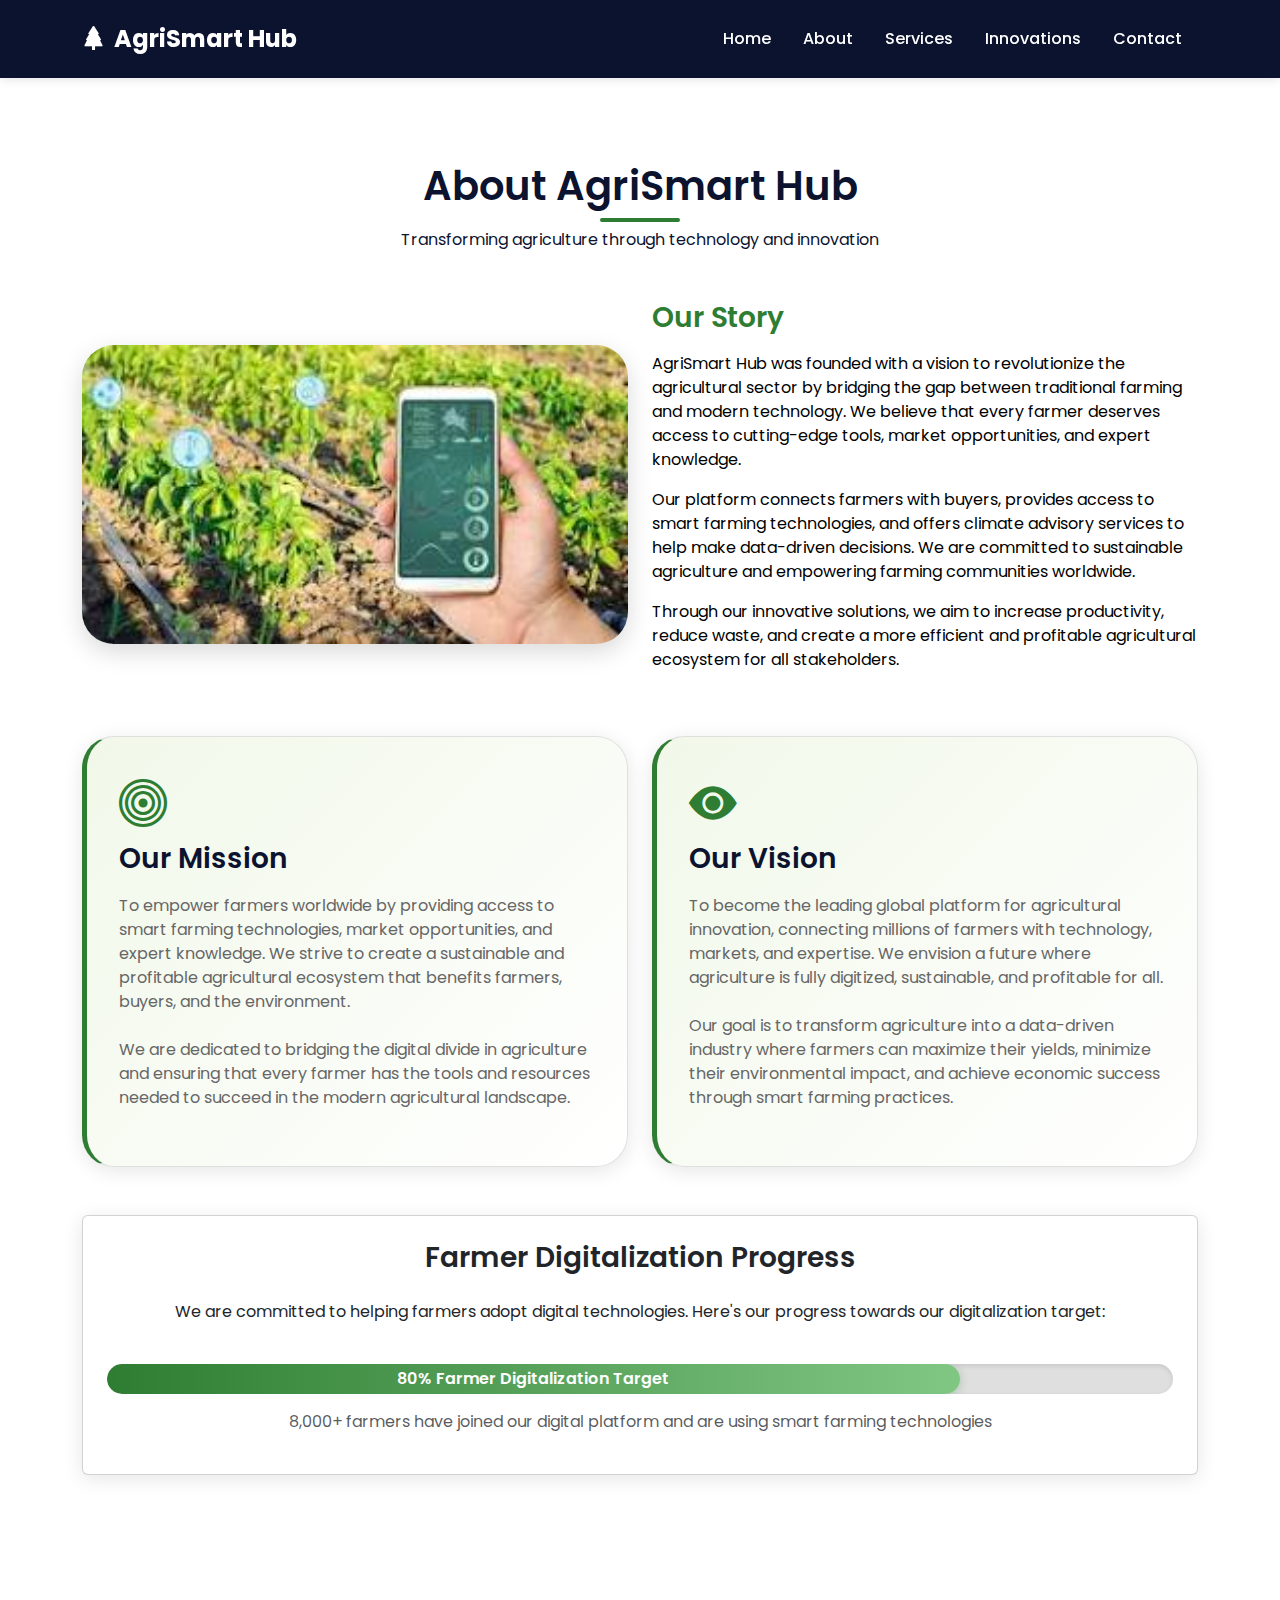
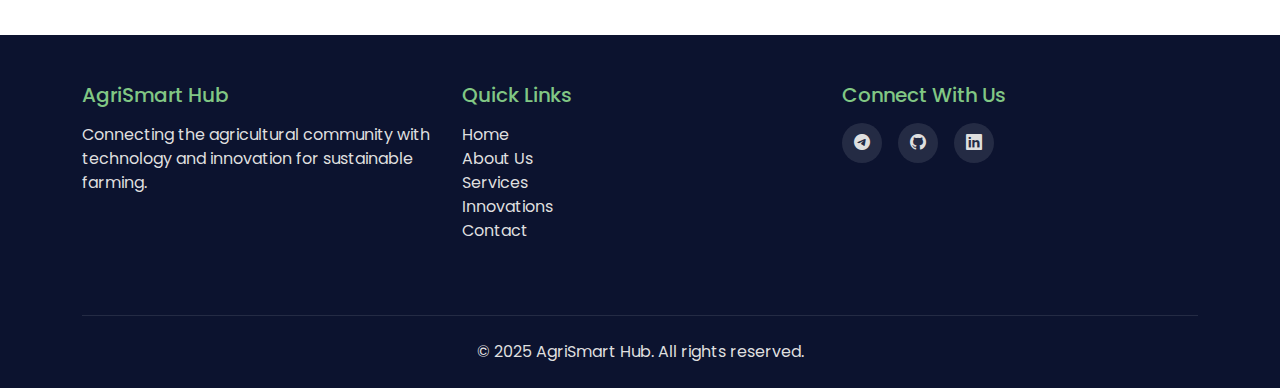
<file: about.html>
<!DOCTYPE html>
<html lang="en">
  <head>
    <meta charset="UTF-8" />
    <meta name="viewport" content="width=device-width, initial-scale=1.0" />
    <title>About Us - AgriSmart Hub</title>

    <!-- Bootstrap 5 CSS -->
    <link
      href="https://cdn.jsdelivr.net/npm/bootstrap@5.3.0/dist/css/bootstrap.min.css"
      rel="stylesheet"
    />

    <!-- Bootstrap Icons -->
    <link
      rel="stylesheet"
      href="https://cdn.jsdelivr.net/npm/bootstrap-icons@1.10.0/font/bootstrap-icons.css"
    />

    <!-- Google Fonts -->
    <link rel="preconnect" href="https://fonts.googleapis.com" />
    <link rel="preconnect" href="https://fonts.gstatic.com" crossorigin />
    <link
      href="https://fonts.googleapis.com/css2?family=Poppins:wght@400;600;700&family=Anton&display=swap"
      rel="stylesheet"
    />

    <!-- Custom CSS -->
    <link rel="stylesheet" href="style.css" />
  </head>
  <body>
    <!-- Navigation Bar -->
    <nav class="navbar navbar-expand-lg navbar-dark fixed-top">
      <div class="container">
        <a class="navbar-brand" href="index.html">
          <i class="bi bi-tree-fill me-2"></i>AgriSmart Hub
        </a>
        <button
          class="navbar-toggler"
          type="button"
          data-bs-toggle="collapse"
          data-bs-target="#navbarNav"
        >
          <span class="navbar-toggler-icon"></span>
        </button>
        <div class="collapse navbar-collapse" id="navbarNav">
          <ul class="navbar-nav ms-auto">
            <li class="nav-item">
              <a class="nav-link" href="index.html">Home</a>
            </li>
            <li class="nav-item">
              <a class="nav-link active" href="about.html">About</a>
            </li>
            <li class="nav-item">
              <a class="nav-link" href="services.html">Services</a>
            </li>
            <li class="nav-item">
              <a class="nav-link" href="innovations.html">Innovations</a>
            </li>
            <li class="nav-item">
              <a class="nav-link" href="contact.html">Contact</a>
            </li>
          </ul>
        </div>
      </div>
    </nav>

    <!-- About Section -->
    <section class="section-padding" style="margin-top: 80px">
      <div class="container">
        <div class="section-title">
          <h2>About AgriSmart Hub</h2>
          <p>Transforming agriculture through technology and innovation</p>
        </div>

        <!-- Two-Column Layout -->
        <div class="row align-items-center mb-5">
          <div class="col-md-6 mb-4 mb-md-0">
            <img
              src="./Images/smartIrigation.jpeg"
              alt="About AgriSmart Hub"
              class="about-image"
            />
          </div>
          <div class="col-md-6">
            <h3 class="text-green mb-3">Our Story</h3>
            <p>
              AgriSmart Hub was founded with a vision to revolutionize the
              agricultural sector by bridging the gap between traditional
              farming and modern technology. We believe that every farmer
              deserves access to cutting-edge tools, market opportunities, and
              expert knowledge.
            </p>
            <p>
              Our platform connects farmers with buyers, provides access to
              smart farming technologies, and offers climate advisory services
              to help make data-driven decisions. We are committed to
              sustainable agriculture and empowering farming communities
              worldwide.
            </p>
            <p>
              Through our innovative solutions, we aim to increase productivity,
              reduce waste, and create a more efficient and profitable
              agricultural ecosystem for all stakeholders.
            </p>
          </div>
        </div>

        <!-- Mission and Vision Cards -->
        <div class="row g-4 mb-5">
          <!-- Mission Card -->
          <div class="col-md-6">
            <div class="mission-card">
              <i class="bi bi-bullseye"></i>
              <h3>Our Mission</h3>
              <p>
                To empower farmers worldwide by providing access to smart
                farming technologies, market opportunities, and expert
                knowledge. We strive to create a sustainable and profitable
                agricultural ecosystem that benefits farmers, buyers, and the
                environment.
              </p>
              <p>
                We are dedicated to bridging the digital divide in agriculture
                and ensuring that every farmer has the tools and resources
                needed to succeed in the modern agricultural landscape.
              </p>
            </div>
          </div>
          <!-- Vision Card -->
          <div class="col-md-6">
            <div class="mission-card vision-card">
              <i class="bi bi-eye-fill"></i>
              <h3>Our Vision</h3>
              <p>
                To become the leading global platform for agricultural
                innovation, connecting millions of farmers with technology,
                markets, and expertise. We envision a future where agriculture
                is fully digitized, sustainable, and profitable for all.
              </p>
              <p>
                Our goal is to transform agriculture into a data-driven industry
                where farmers can maximize their yields, minimize their
                environmental impact, and achieve economic success through smart
                farming practices.
              </p>
            </div>
          </div>
        </div>

        <!-- Progress Bar Section -->
        <div class="row">
          <div class="col-12">
            <div class="card shadow-custom p-4">
              <h3 class="mb-4 text-center">Farmer Digitalization Progress</h3>
              <p class="text-center mb-4">
                We are committed to helping farmers adopt digital technologies.
                Here's our progress towards our digitalization target:
              </p>
              <div class="progress-container">
                <div class="progress-bar-custom" style="width: 80%">
                  80% Farmer Digitalization Target
                </div>
              </div>
              <p class="text-center mt-3 text-muted">
                8,000+ farmers have joined our digital platform and are using
                smart farming technologies
              </p>
            </div>
          </div>
        </div>
      </div>
    </section>

    <!-- Footer -->
     <footer class="footer">
      <div class="container">
        <div class="row">
          <div class="col-md-4 mb-4">
            <h5>AgriSmart Hub</h5>
            <p>
              Connecting the agricultural community with technology and
              innovation for sustainable farming.
            </p>
          </div>
          <div class="col-md-4 mb-4">
            <h5>Quick Links</h5>
            <ul class="list-unstyled">
              <li><a href="index.html">Home</a></li>
              <li><a href="about.html">About Us</a></li>
              <li><a href="services.html">Services</a></li>
              <li><a href="innovations.html">Innovations</a></li>
              <li><a href="contact.html">Contact</a></li>
            </ul>
          </div>
          <div class="col-md-4 mb-4">
            <h5>Connect With Us</h5>
            <div class="social-icons">
              <a href="https://t.me/InformationSystemsHub" target="_blank" aria-label="Telegram"
                ><i class="bi bi-telegram"></i
              ></a>
              <a href="https://github.com/ISHUBTEAM" target="_blank" aria-label="GitHub"><i class="bi bi-github"></i></a>
              <a href="https://www.linkedin.com/company/information-system-hub/?viewAsMember=true" target="_blank" aria-label="LinkedIn"
                ><i class="bi bi-linkedin"></i
              ></a>
            </div>
          </div>
        </div>
        <div class="footer-bottom">
          <p>&copy; 2025 AgriSmart Hub. All rights reserved.</p>
        </div>
      </div>
    </footer>

    <!-- Bootstrap 5 JS -->
    <script src="https://cdn.jsdelivr.net/npm/bootstrap@5.3.0/dist/js/bootstrap.bundle.min.js"></script>

    <!-- Progress Bar Animation -->
    <script>
      window.addEventListener("load", function () {
        const progressBar = document.querySelector(".progress-bar-custom");
        if (progressBar) {
          progressBar.style.width = "0%";
          setTimeout(function () {
            progressBar.style.width = "80%";
          }, 100);
        }
      });
    </script>
  </body>
</html>
</file>
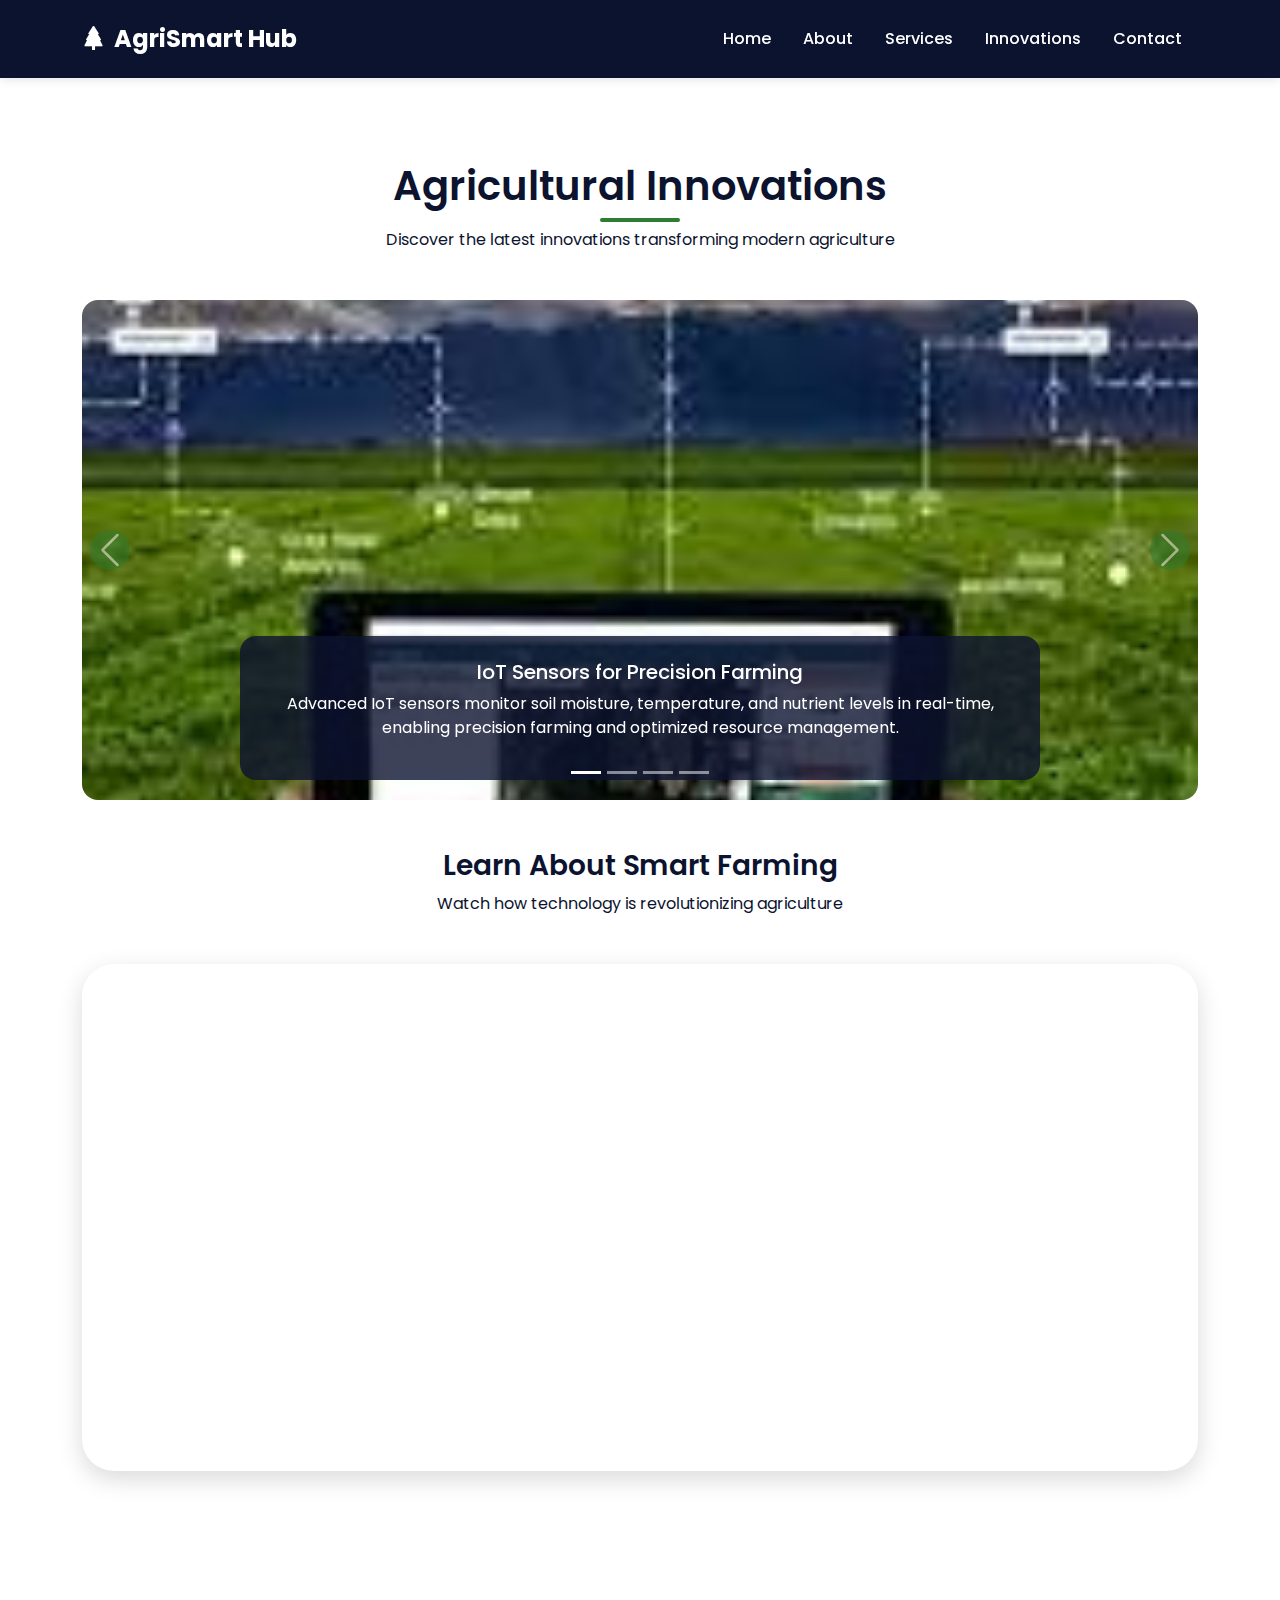
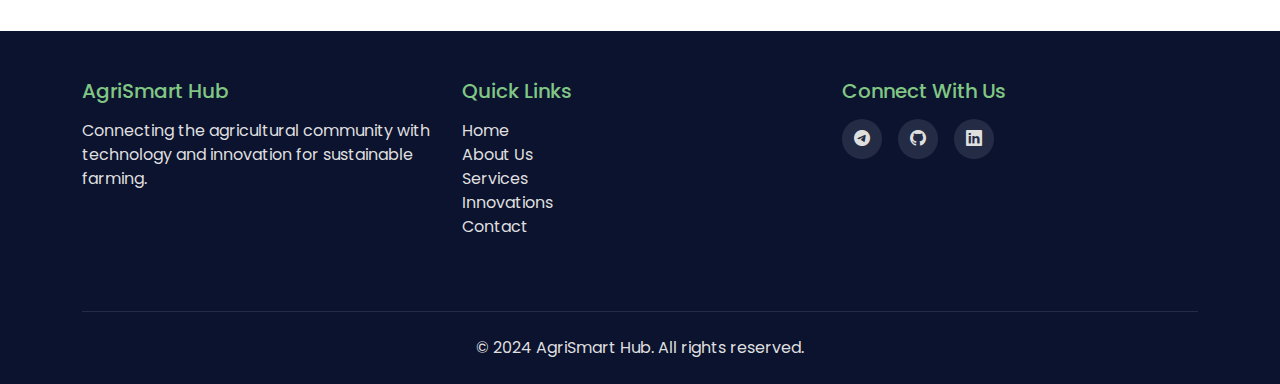
<file: innovations.html>
<!DOCTYPE html>
<html lang="en">
  <head>
    <meta charset="UTF-8" />
    <meta name="viewport" content="width=device-width, initial-scale=1.0" />
    <title>Innovations - AgriSmart Hub</title>

    <!-- Bootstrap 5 CSS -->
    <link
      href="https://cdn.jsdelivr.net/npm/bootstrap@5.3.0/dist/css/bootstrap.min.css"
      rel="stylesheet"
    />

    <!-- Bootstrap Icons -->
    <link
      rel="stylesheet"
      href="https://cdn.jsdelivr.net/npm/bootstrap-icons@1.10.0/font/bootstrap-icons.css"
    />

    <!-- Google Fonts -->
    <link rel="preconnect" href="https://fonts.googleapis.com" />
    <link rel="preconnect" href="https://fonts.gstatic.com" crossorigin />
    <link
      href="https://fonts.googleapis.com/css2?family=Poppins:wght@400;600;700&family=Anton&display=swap"
      rel="stylesheet"
    />

    <!-- Custom CSS -->
    <link rel="stylesheet" href="style.css" />
  </head>
  <body>
    <!-- Navigation Bar -->
    <nav class="navbar navbar-expand-lg navbar-dark fixed-top">
      <div class="container">
        <a class="navbar-brand" href="index.html">
          <i class="bi bi-tree-fill me-2"></i>AgriSmart Hub
        </a>
        <button
          class="navbar-toggler"
          type="button"
          data-bs-toggle="collapse"
          data-bs-target="#navbarNav"
        >
          <span class="navbar-toggler-icon"></span>
        </button>
        <div class="collapse navbar-collapse" id="navbarNav">
          <ul class="navbar-nav ms-auto">
            <li class="nav-item">
              <a class="nav-link" href="index.html">Home</a>
            </li>
            <li class="nav-item">
              <a class="nav-link" href="about.html">About</a>
            </li>
            <li class="nav-item">
              <a class="nav-link" href="services.html">Services</a>
            </li>
            <li class="nav-item">
              <a class="nav-link active" href="innovations.html">Innovations</a>
            </li>
            <li class="nav-item">
              <a class="nav-link" href="contact.html">Contact</a>
            </li>
          </ul>
        </div>
      </div>
    </nav>

    <!-- Innovations Section -->
    <section class="section-padding" style="margin-top: 80px">
      <div class="container">
        <div class="section-title">
          <h2>Agricultural Innovations</h2>
          <p>Discover the latest innovations transforming modern agriculture</p>
        </div>

        <!-- Bootstrap Carousel -->
        <div
          id="innovationsCarousel"
          class="carousel slide mb-5"
          data-bs-ride="carousel"
        >
          <div class="carousel-indicators">
            <button
              type="button"
              data-bs-target="#innovationsCarousel"
              data-bs-slide-to="0"
              class="active"
            ></button>
            <button
              type="button"
              data-bs-target="#innovationsCarousel"
              data-bs-slide-to="1"
            ></button>
            <button
              type="button"
              data-bs-target="#innovationsCarousel"
              data-bs-slide-to="2"
            ></button>
            <button
              type="button"
              data-bs-target="#innovationsCarousel"
              data-bs-slide-to="3"
            ></button>
          </div>
          <div class="carousel-inner">
            <div class="carousel-item active">
              <img
                src="./Images/IOTSensor.jpeg"
                class="d-block w-100"
                alt="IoT Sensors in Agriculture"
              />
              <div class="carousel-caption">
                <h5>IoT Sensors for Precision Farming</h5>
                <p>
                  Advanced IoT sensors monitor soil moisture, temperature, and
                  nutrient levels in real-time, enabling precision farming and
                  optimized resource management.
                </p>
              </div>
            </div>
            <div class="carousel-item">
              <img
                src="./Images/automatedGreenhouse.jpeg"
                class="d-block w-100"
                alt="Automated Greenhouse Systems"
              />
              <div class="carousel-caption">
                <h5>Automated Greenhouse Systems</h5>
                <p>
                  Smart greenhouse automation controls climate, irrigation, and
                  lighting to create optimal growing conditions year-round,
                  maximizing crop yields.
                </p>
              </div>
            </div>
            <div class="carousel-item">
              <img
                src="./Images/AIPoweredCropAnalysis.jpeg"
                class="d-block w-100"
                alt="AI-Powered Crop Analysis"
              />
              <div class="carousel-caption">
                <h5>AI-Powered Crop Analysis</h5>
                <p>
                  Machine learning algorithms analyze crop images to detect
                  diseases, pests, and nutrient deficiencies early, enabling
                  proactive intervention.
                </p>
              </div>
            </div>
            <div class="carousel-item">
              <img
                src="./Images/verticalFarming.jpeg"
                class="d-block w-100"
                alt="Vertical Farming Solutions"
              />
              <div class="carousel-caption">
                <h5>Vertical Farming Solutions</h5>
                <p>
                  Space-efficient vertical farming systems use LED lighting and
                  hydroponics to grow crops in urban environments, reducing
                  transportation costs.
                </p>
              </div>
            </div>
          </div>
          <button
            class="carousel-control-prev"
            type="button"
            data-bs-target="#innovationsCarousel"
            data-bs-slide="prev"
          >
            <span class="carousel-control-prev-icon"></span>
            <span class="visually-hidden">Previous</span>
          </button>
          <button
            class="carousel-control-next"
            type="button"
            data-bs-target="#innovationsCarousel"
            data-bs-slide="next"
          >
            <span class="carousel-control-next-icon"></span>
            <span class="visually-hidden">Next</span>
          </button>
        </div>

        <!-- YouTube Video Section -->
        <div class="row">
          <div class="col-12">
            <div class="section-title">
              <h3>Learn About Smart Farming</h3>
              <p>Watch how technology is revolutionizing agriculture</p>
            </div>
           <div class="video-container">
  <iframe
    src="https://www.youtube.com/embed/Fc_8BDMvXmU"
    title="Smart Farming Technology"
    allow="accelerometer; autoplay; clipboard-write; encrypted-media; gyroscope; picture-in-picture"
    allowfullscreen
  ></iframe>
</div>

          </div>
        </div>
      </div>
    </section>

    <!-- Footer -->
    <footer class="footer">
      <div class="container">
        <div class="row">
          <div class="col-md-4 mb-4">
            <h5>AgriSmart Hub</h5>
            <p>
              Connecting the agricultural community with technology and
              innovation for sustainable farming.
            </p>
          </div>
          <div class="col-md-4 mb-4">
            <h5>Quick Links</h5>
            <ul class="list-unstyled">
              <li><a href="index.html">Home</a></li>
              <li><a href="about.html">About Us</a></li>
              <li><a href="services.html">Services</a></li>
              <li><a href="innovations.html">Innovations</a></li>
              <li><a href="contact.html">Contact</a></li>
            </ul>
          </div>
          <div class="col-md-4 mb-4">
            <h5>Connect With Us</h5>
            <div class="social-icons">
              <a href="#" aria-label="Telegram"
                ><i class="bi bi-telegram"></i
              ></a>
              <a href="#" aria-label="GitHub"><i class="bi bi-github"></i></a>
              <a href="#" aria-label="LinkedIn"
                ><i class="bi bi-linkedin"></i
              ></a>
            </div>
          </div>
        </div>
        <div class="footer-bottom">
          <p>&copy; 2024 AgriSmart Hub. All rights reserved.</p>
        </div>
      </div>
    </footer>

    <!-- Bootstrap 5 JS -->
    <script src="https://cdn.jsdelivr.net/npm/bootstrap@5.3.0/dist/js/bootstrap.bundle.min.js"></script>
  </body>
</html>
</file>
<file: style.css>
/* ============================================
   AgriSmart Hub - Custom Stylesheet
   ============================================ */

/* ===== CSS Variables ===== */
:root {
  --dark-blue-01: #0c132f;
  --dark-blue-02: #04042a;
  --light-gray: #dfdfdf;
  --vivid-blue: #4795fe;
  --accent-cyan: #48cff3;
  --vivid-purple: #5f17f4;
  --black: #000000;
  --white: #ffffff;
  --green-primary: #2e7d32;
  --green-accent: #81c784;
  --green-light: #f1f8e9;
}

/* ===== Global Styles ===== */
* {
  margin: 0;
  padding: 0;
  box-sizing: border-box;
}

body {
  font-family: "Poppins", sans-serif;
  font-weight: 400;
  line-height: 1.5;
  color: var(--black);
  background-color: var(--white);
}

/* ===== Typography ===== */
h1,
h2,
h3,
h4 {
  font-family: "Poppins", sans-serif;
  font-weight: 700;
  line-height: 1.3;
}

h1 {
  font-weight: 700;
}

h2,
h3 {
  font-weight: 600;
}

.accent-text {
  font-family: "Anton", sans-serif;
  letter-spacing: 1px;
}

/* ===== Navbar Styles ===== */
.navbar {
  background-color: var(--dark-blue-01) !important;
  padding: 1rem 0;
  box-shadow: 0 2px 10px rgba(0, 0, 0, 0.1);
}

.navbar-brand {
  font-weight: 700;
  font-size: 1.5rem;
  color: var(--white) !important;
  transition: color 0.3s ease;
}

.navbar-brand:hover {
  color: var(--green-accent) !important;
}

.navbar-nav .nav-link {
  color: var(--white) !important;
  font-weight: 500;
  margin: 0 0.5rem;
  transition: color 0.3s ease;
  position: relative;
}

.navbar-nav .nav-link:hover {
  color: var(--accent-cyan) !important;
}

.navbar-nav .nav-link::after {
  content: "";
  position: absolute;
  bottom: -5px;
  left: 0;
  width: 0;
  height: 2px;
  background-color: var(--accent-cyan);
  transition: width 0.3s ease;
}

.navbar-nav .nav-link:hover::after {
  width: 100%;
}

.navbar-toggler {
  border-color: var(--white);
}

.navbar-toggler-icon {
  background-image: url("data:image/svg+xml,%3csvg xmlns='http://www.w3.org/2000/svg' viewBox='0 0 30 30'%3e%3cpath stroke='rgba%28255, 255, 255, 1%29' stroke-linecap='round' stroke-miterlimit='10' stroke-width='2' d='M4 7h22M4 15h22M4 23h22'/%3e%3c/svg%3e");
}

/* ===== Hero Section ===== */
.hero-section {
  background: linear-gradient(rgba(12, 19, 47, 0.7), rgba(4, 4, 42, 0.7)),
    url("image1.jpg");
  background-size: cover;
  background-position: center;
  background-attachment: fixed;
  min-height: 90vh;
  display: flex;
  align-items: center;
  justify-content: center;
  text-align: center;
  color: var(--white);
  position: relative;
}

.hero-content h1 {
  font-size: 3.5rem;
  margin-bottom: 1.5rem;
  text-shadow: 2px 2px 4px rgba(0, 0, 0, 0.5);
  animation: fadeInUp 1s ease;
}

.hero-content p {
  font-size: 1.25rem;
  margin-bottom: 2rem;
  text-shadow: 1px 1px 2px rgba(0, 0, 0, 0.5);
  animation: fadeInUp 1.2s ease;
}

/* ===== Buttons ===== */
.btn-primary-custom {
  background-color: var(--vivid-blue);
  color: var(--white);
  border: none;
  padding: 0.75rem 2rem;
  font-size: 1.1rem;
  font-weight: 600;
  border-radius: 50px;
  transition: all 0.3s ease;
  box-shadow: 0 4px 15px rgba(71, 149, 254, 0.3);
}

.btn-primary-custom:hover {
  background-color: var(--green-primary);
  color: var(--white);
  transform: translateY(-2px);
  box-shadow: 0 6px 20px rgba(46, 125, 50, 0.4);
}

.btn-secondary-custom {
  background-color: transparent;
  color: var(--vivid-blue);
  border: 2px solid var(--vivid-blue);
  padding: 0.75rem 2rem;
  font-size: 1.1rem;
  font-weight: 600;
  border-radius: 50px;
  transition: all 0.3s ease;
}

.btn-secondary-custom:hover {
  background-color: var(--accent-cyan);
  border-color: var(--accent-cyan);
  color: var(--white);
  transform: translateY(-2px);
}

.btn-learn-more {
  background-color: var(--green-primary);
  color: var(--white);
  border: none;
  padding: 0.5rem 1.5rem;
  border-radius: 25px;
  transition: all 0.3s ease;
}

.btn-learn-more:hover {
  background-color: var(--green-accent);
  transform: translateY(-2px);
  box-shadow: 0 4px 10px rgba(129, 199, 132, 0.3);
}

/* ===== Cards ===== */
.feature-card,
.service-card,
.mission-card {
  background-color: var(--white);
  border-radius: 2rem;
  padding: 2rem;
  box-shadow: 0 4px 20px rgba(0, 0, 0, 0.1);
  transition: all 0.3s ease;
  height: 100%;
  border: 1px solid var(--light-gray);
}

.feature-card:hover,
.service-card:hover,
.mission-card:hover {
  transform: translateY(-10px);
  box-shadow: 0 8px 30px rgba(46, 125, 50, 0.2);
  border-color: var(--green-accent);
}

.feature-card i,
.service-card i,
.mission-card i {
  font-size: 3rem;
  color: var(--green-primary);
  margin-bottom: 1rem;
  transition: transform 0.3s ease;
}

.feature-card:hover i,
.service-card:hover i,
.mission-card:hover i {
  transform: scale(1.1) rotate(5deg);
  color: var(--green-accent);
}

.feature-card h3,
.service-card h3,
.mission-card h3 {
  color: var(--dark-blue-01);
  margin-bottom: 1rem;
}

.feature-card p,
.service-card p,
.mission-card p {
  color: #666;
  margin-bottom: 1.5rem;
}

/* ===== Sections ===== */
.section-padding {
  padding: 5rem 0;
}

.section-title {
  text-align: center;
  margin-bottom: 3rem;
  color: var(--dark-blue-01);
}

.section-title h2 {
  font-size: 2.5rem;
  margin-bottom: 1rem;
  position: relative;
  display: inline-block;
}

.section-title h2::after {
  content: "";
  position: absolute;
  bottom: -10px;
  left: 50%;
  transform: translateX(-50%);
  width: 80px;
  height: 4px;
  background-color: var(--green-primary);
  border-radius: 2px;
}

/* ===== About Page ===== */
.about-image {
  border-radius: 2rem;
  box-shadow: 0 8px 25px rgba(0, 0, 0, 0.15);
  width: 100%;
  height: auto;
}

.mission-card,
.vision-card {
  background: linear-gradient(135deg, var(--green-light) 0%, var(--white) 100%);
  border-left: 5px solid var(--green-primary);
}

.progress-container {
  background-color: var(--light-gray);
  border-radius: 50px;
  height: 30px;
  overflow: hidden;
  margin-top: 1rem;
  box-shadow: inset 0 2px 5px rgba(0, 0, 0, 0.1);
}

.progress-bar-custom {
  background: linear-gradient(
    90deg,
    var(--green-primary) 0%,
    var(--green-accent) 100%
  );
  height: 100%;
  border-radius: 50px;
  display: flex;
  align-items: center;
  justify-content: center;
  color: var(--white);
  font-weight: 600;
  transition: width 2s ease;
  box-shadow: 0 2px 10px rgba(46, 125, 50, 0.3);
}

/* ===== Services Page ===== */
.service-card img {
  width: 100%;
  height: 200px;
  object-fit: cover;
  border-radius: 1rem;
  margin-bottom: 1rem;
}

/* ===== Innovations Page ===== */
.carousel-item img {
  height: 500px;
  object-fit: cover;
  border-radius: 1rem;
}

.carousel-caption {
  background: rgba(12, 19, 47, 0.8);
  border-radius: 1rem;
  padding: 1.5rem;
  bottom: 20px;
  left: 50%;
  transform: translateX(-50%);
  width: 90%;
  max-width: 800px;
}

.carousel-control-prev,
.carousel-control-next {
  width: 5%;
}

.carousel-control-prev-icon,
.carousel-control-next-icon {
  background-color: var(--green-primary);
  border-radius: 50%;
  width: 40px;
  height: 40px;
}

.video-container {
  margin-top: 3rem;
  border-radius: 2rem;
  overflow: hidden;
  box-shadow: 0 8px 25px rgba(0, 0, 0, 0.15);
}

.video-container iframe {
  width: 100%;
  height: 500px;
  border: none;
}

/* ===== Contact Page ===== */
.contact-form {
  background-color: var(--white);
  padding: 2rem;
  border-radius: 2rem;
  box-shadow: 0 4px 20px rgba(0, 0, 0, 0.1);
}

.contact-form .form-control {
  border: 2px solid var(--light-gray);
  border-radius: 10px;
  padding: 0.75rem 1rem;
  transition: all 0.3s ease;
}

.contact-form .form-control:focus {
  border-color: var(--green-primary);
  box-shadow: 0 0 0 0.2rem rgba(46, 125, 50, 0.25);
}

.contact-form textarea {
  min-height: 150px;
  resize: vertical;
}

.contact-info-card {
  background: linear-gradient(
    135deg,
    var(--dark-blue-01) 0%,
    var(--dark-blue-02) 100%
  );
  color: var(--white);
  padding: 2rem;
  border-radius: 2rem;
  box-shadow: 0 4px 20px rgba(0, 0, 0, 0.15);
  height: 100%;
}

.contact-info-card h3 {
  color: var(--white);
  margin-bottom: 1.5rem;
}

.contact-info-card .info-item {
  margin-bottom: 1.5rem;
  display: flex;
  align-items: flex-start;
}

.contact-info-card .info-item i {
  font-size: 1.5rem;
  color: var(--green-accent);
  margin-right: 1rem;
  margin-top: 0.25rem;
}

.contact-info-card .info-item p {
  margin: 0;
  color: var(--light-gray);
}

.map-container {
  margin-top: 3rem;
  border-radius: 2rem;
  overflow: hidden;
  box-shadow: 0 8px 25px rgba(0, 0, 0, 0.15);
  height: 400px;
}

.map-container iframe {
  width: 100%;
  height: 100%;
  border: none;
}

/* ===== Footer ===== */
.footer {
  background-color: var(--dark-blue-01);
  color: var(--white);
  padding: 3rem 0 1rem;
  margin-top: 5rem;
}

.footer h5 {
  color: var(--green-accent);
  margin-bottom: 1rem;
}

.footer p {
  color: var(--light-gray);
  margin-bottom: 0.5rem;
}

.footer a {
  color: var(--light-gray);
  text-decoration: none;
  transition: color 0.3s ease;
}

.footer a:hover {
  color: var(--accent-cyan);
}

.social-icons {
  display: flex;
  gap: 1rem;
  margin-top: 1rem;
}

.social-icons a {
  display: inline-flex;
  align-items: center;
  justify-content: center;
  width: 40px;
  height: 40px;
  background-color: rgba(255, 255, 255, 0.1);
  border-radius: 50%;
  transition: all 0.3s ease;
}

.social-icons a:hover {
  background-color: var(--green-accent);
  transform: translateY(-3px);
  color: var(--white);
}

.footer-bottom {
  border-top: 1px solid rgba(255, 255, 255, 0.1);
  padding-top: 1.5rem;
  margin-top: 2rem;
  text-align: center;
}

/* ===== Animations ===== */
@keyframes fadeInUp {
  from {
    opacity: 0;
    transform: translateY(30px);
  }
  to {
    opacity: 1;
    transform: translateY(0);
  }
}

.fade-in-up {
  animation: fadeInUp 0.8s ease;
}

/* ===== Responsive Design ===== */
@media (max-width: 768px) {
  .hero-content h1 {
    font-size: 2.5rem;
  }

  .hero-content p {
    font-size: 1rem;
  }

  .section-title h2 {
    font-size: 2rem;
  }

  .carousel-item img {
    height: 300px;
  }

  .video-container iframe {
    height: 300px;
  }

  .feature-card,
  .service-card,
  .mission-card {
    margin-bottom: 2rem;
  }

  .section-padding {
    padding: 3rem 0;
  }
}

@media (max-width: 576px) {
  .hero-content h1 {
    font-size: 2rem;
  }

  .btn-primary-custom,
  .btn-secondary-custom {
    padding: 0.6rem 1.5rem;
    font-size: 1rem;
  }

  .contact-info-card {
    margin-top: 2rem;
  }
}

/* ===== Utility Classes ===== */
.text-green {
  color: var(--green-primary);
}

.bg-green-light {
  background-color: var(--green-light);
}

.shadow-custom {
  box-shadow: 0 4px 20px rgba(0, 0, 0, 0.1);
}
</file>
